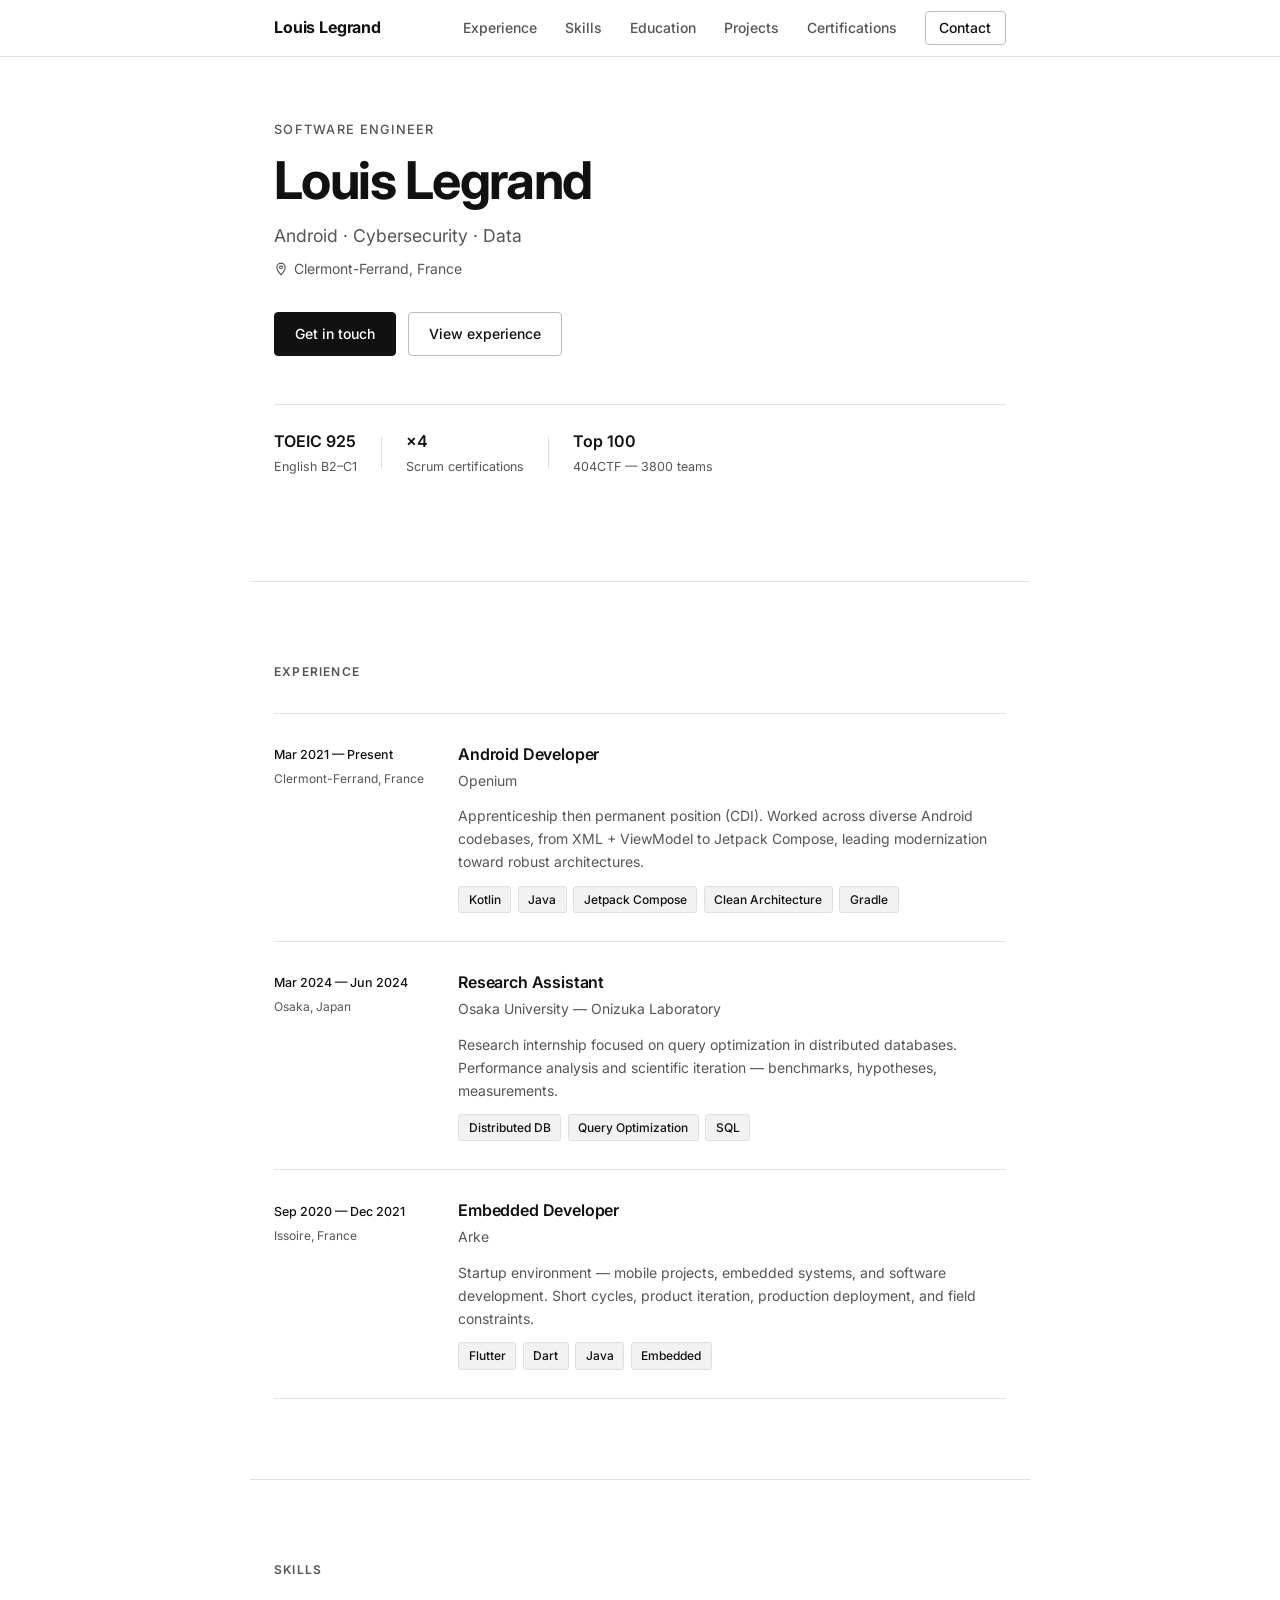
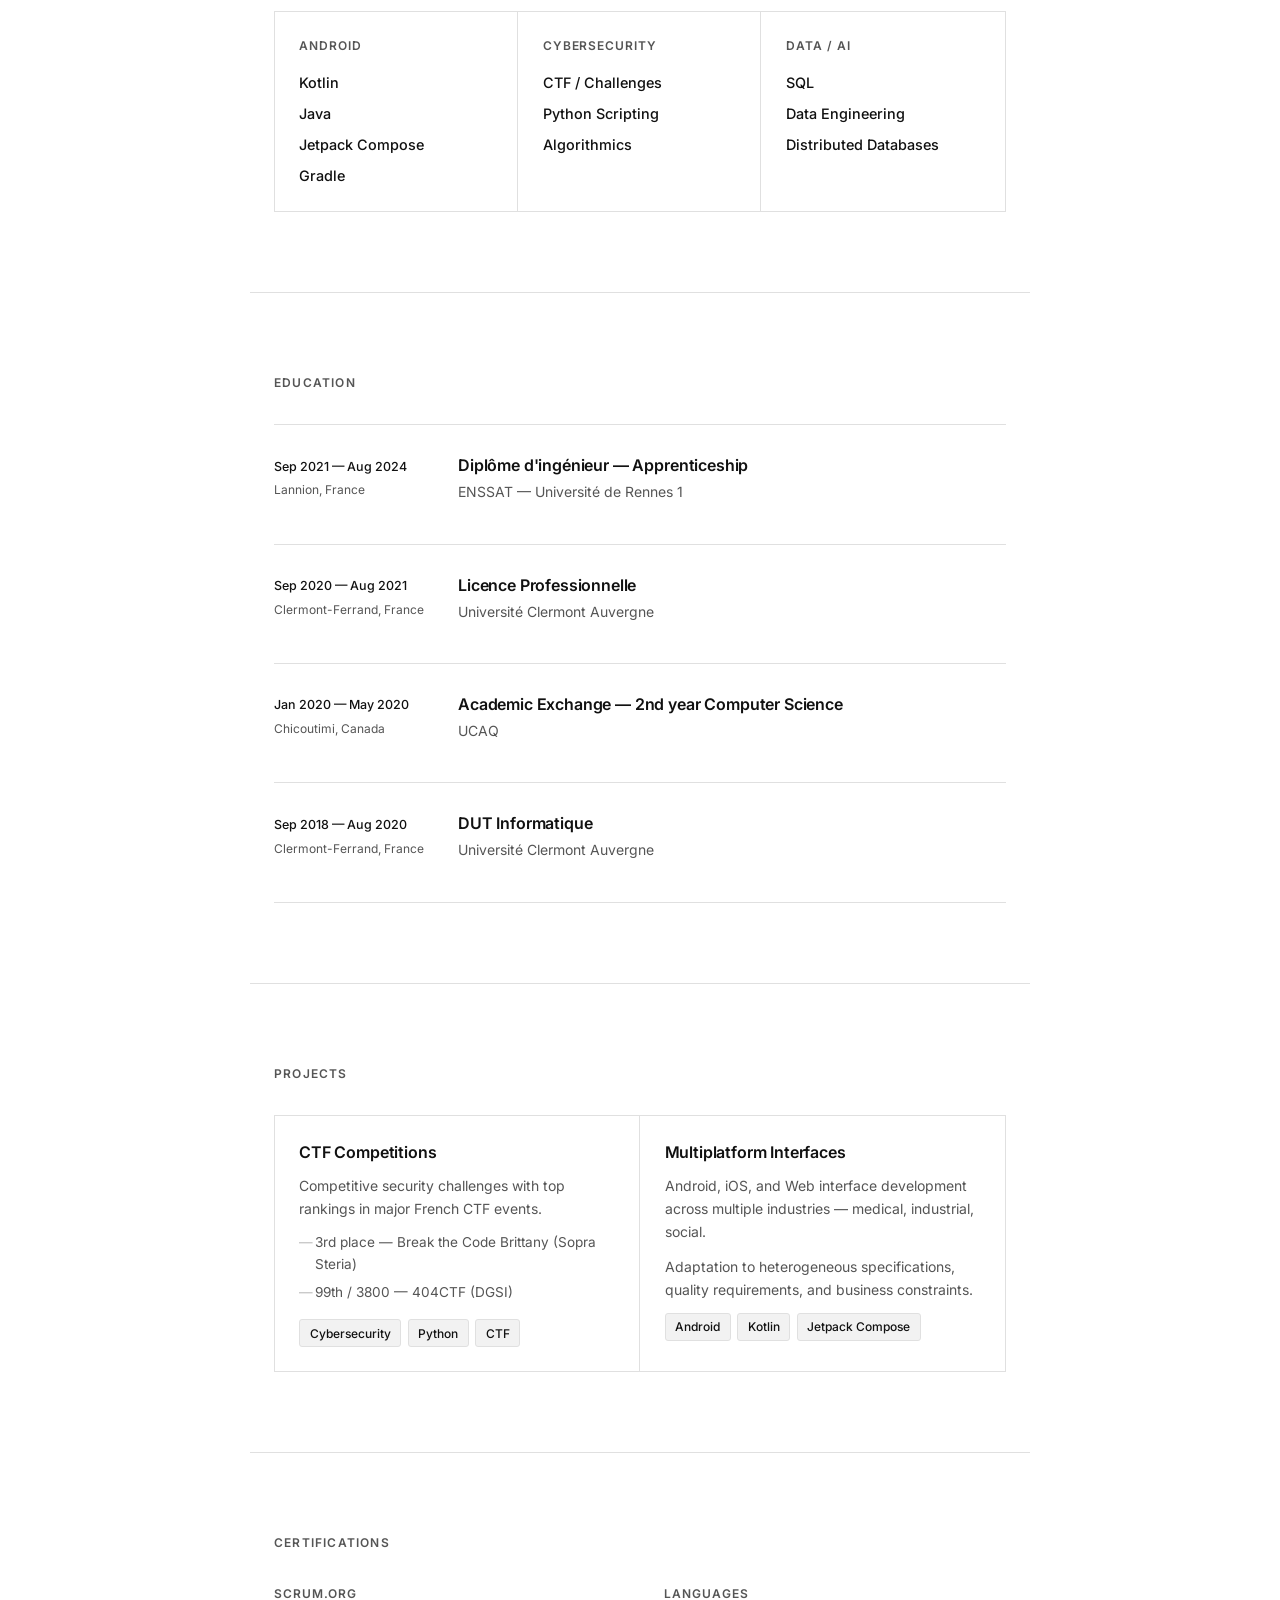
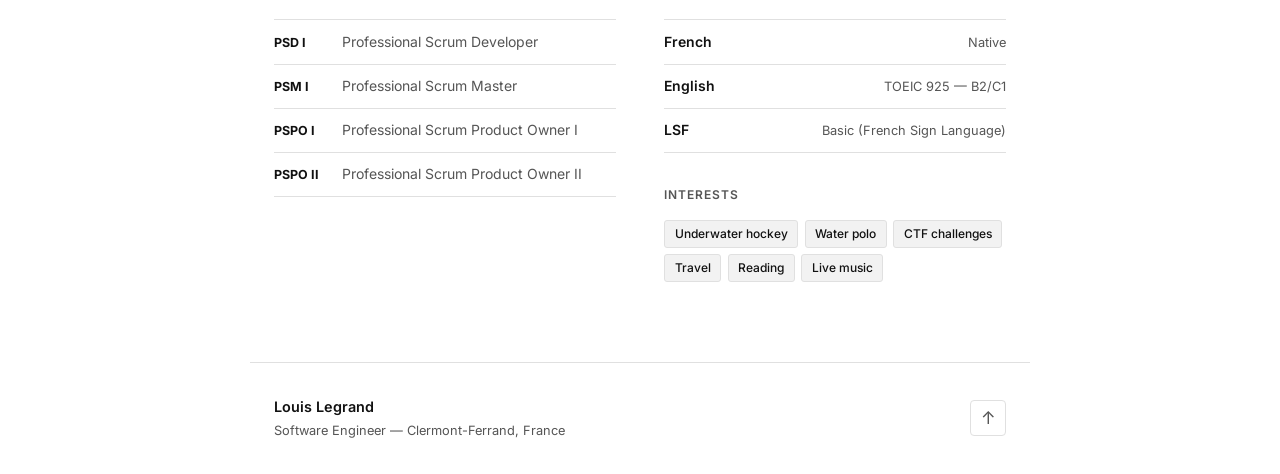
<file: index.html>
<!DOCTYPE html>
<html lang="fr">
<head>
  <meta charset="UTF-8" />
  <meta name="viewport" content="width=device-width, initial-scale=1.0" />
  <title>Louis Legrand — Software Engineer</title>
  <link rel="preconnect" href="https://fonts.googleapis.com" />
  <link rel="preconnect" href="https://fonts.gstatic.com" crossorigin />
  <link href="https://fonts.googleapis.com/css2?family=Inter:wght@400;500;600;700&display=swap" rel="stylesheet" />
  <link rel="stylesheet" href="styles.css" />
</head>
<body>

  <!-- NAV -->
  <header class="nav">
    <div class="nav-inner">
      <a href="#top" class="nav-brand">Louis Legrand</a>
      <nav class="nav-links" id="nav-links">
        <a href="#experience">Experience</a>
        <a href="#skills">Skills</a>
        <a href="#education">Education</a>
        <a href="#projects">Projects</a>
        <a href="#certifications">Certifications</a>
        <a href="mailto:louislegrand42@gmail.com" class="nav-cta">Contact</a>
      </nav>
      <button class="nav-toggle" id="nav-toggle" aria-label="Toggle menu">
        <span></span><span></span><span></span>
      </button>
    </div>
  </header>

  <main id="top">

    <!-- HERO -->
    <section class="hero reveal">
      <div class="hero-content">
        <p class="hero-label">Software Engineer</p>
        <h1 class="hero-name">Louis Legrand</h1>
        <p class="hero-sub">Android · Cybersecurity · Data</p>
        <p class="hero-location">
          <svg width="14" height="14" viewBox="0 0 24 24" fill="none" stroke="currentColor" stroke-width="2" stroke-linecap="round" stroke-linejoin="round" aria-hidden="true"><path d="M12 2C8.13 2 5 5.13 5 9c0 5.25 7 13 7 13s7-7.75 7-13c0-3.87-3.13-7-7-7z"/><circle cx="12" cy="9" r="2.5"/></svg>
          Clermont-Ferrand, France
        </p>
        <div class="hero-actions">
          <a href="mailto:louislegrand42@gmail.com" class="btn btn-primary">Get in touch</a>
          <a href="#experience" class="btn btn-outline">View experience</a>
        </div>
        <div class="hero-stats">
          <div class="stat">
            <span class="stat-value">TOEIC 925</span>
            <span class="stat-label">English B2–C1</span>
          </div>
          <div class="stat-divider"></div>
          <div class="stat">
            <span class="stat-value">×4</span>
            <span class="stat-label">Scrum certifications</span>
          </div>
          <div class="stat-divider"></div>
          <div class="stat">
            <span class="stat-value">Top 100</span>
            <span class="stat-label">404CTF — 3800 teams</span>
          </div>
        </div>
      </div>
    </section>

    <!-- EXPERIENCE -->
    <section id="experience" class="section reveal">
      <h2 class="section-title">Experience</h2>
      <div class="timeline">

        <article class="timeline-item">
          <div class="timeline-meta">
            <span class="timeline-period">Mar 2021 — Present</span>
            <span class="timeline-location">Clermont-Ferrand, France</span>
          </div>
          <div class="timeline-body">
            <h3 class="timeline-role">Android Developer</h3>
            <p class="timeline-org">Openium</p>
            <p class="timeline-desc">Apprenticeship then permanent position (CDI). Worked across diverse Android codebases, from XML + ViewModel to Jetpack Compose, leading modernization toward robust architectures.</p>
            <div class="tags">
              <span class="tag">Kotlin</span>
              <span class="tag">Java</span>
              <span class="tag">Jetpack Compose</span>
              <span class="tag">Clean Architecture</span>
              <span class="tag">Gradle</span>
            </div>
          </div>
        </article>

        <article class="timeline-item">
          <div class="timeline-meta">
            <span class="timeline-period">Mar 2024 — Jun 2024</span>
            <span class="timeline-location">Osaka, Japan</span>
          </div>
          <div class="timeline-body">
            <h3 class="timeline-role">Research Assistant</h3>
            <p class="timeline-org">Osaka University — Onizuka Laboratory</p>
            <p class="timeline-desc">Research internship focused on query optimization in distributed databases. Performance analysis and scientific iteration — benchmarks, hypotheses, measurements.</p>
            <div class="tags">
              <span class="tag">Distributed DB</span>
              <span class="tag">Query Optimization</span>
              <span class="tag">SQL</span>
            </div>
          </div>
        </article>

        <article class="timeline-item">
          <div class="timeline-meta">
            <span class="timeline-period">Sep 2020 — Dec 2021</span>
            <span class="timeline-location">Issoire, France</span>
          </div>
          <div class="timeline-body">
            <h3 class="timeline-role">Embedded Developer</h3>
            <p class="timeline-org">Arke</p>
            <p class="timeline-desc">Startup environment — mobile projects, embedded systems, and software development. Short cycles, product iteration, production deployment, and field constraints.</p>
            <div class="tags">
              <span class="tag">Flutter</span>
              <span class="tag">Dart</span>
              <span class="tag">Java</span>
              <span class="tag">Embedded</span>
            </div>
          </div>
        </article>

      </div>
    </section>

    <!-- SKILLS -->
    <section id="skills" class="section reveal">
      <h2 class="section-title">Skills</h2>
      <div class="skills-grid">

        <div class="skill-group">
          <h3 class="skill-group-title">Android</h3>
          <ul class="skill-list">
            <li>Kotlin</li>
            <li>Java</li>
            <li>Jetpack Compose</li>
            <li>Gradle</li>
          </ul>
        </div>

        <div class="skill-group">
          <h3 class="skill-group-title">Cybersecurity</h3>
          <ul class="skill-list">
            <li>CTF / Challenges</li>
            <li>Python Scripting</li>
            <li>Algorithmics</li>
          </ul>
        </div>

        <div class="skill-group">
          <h3 class="skill-group-title">Data / AI</h3>
          <ul class="skill-list">
            <li>SQL</li>
            <li>Data Engineering</li>
            <li>Distributed Databases</li>
          </ul>
        </div>

      </div>
    </section>

    <!-- EDUCATION -->
    <section id="education" class="section reveal">
      <h2 class="section-title">Education</h2>
      <div class="timeline">

        <article class="timeline-item">
          <div class="timeline-meta">
            <span class="timeline-period">Sep 2021 — Aug 2024</span>
            <span class="timeline-location">Lannion, France</span>
          </div>
          <div class="timeline-body">
            <h3 class="timeline-role">Diplôme d'ingénieur — Apprenticeship</h3>
            <p class="timeline-org">ENSSAT — Université de Rennes 1</p>
          </div>
        </article>

        <article class="timeline-item">
          <div class="timeline-meta">
            <span class="timeline-period">Sep 2020 — Aug 2021</span>
            <span class="timeline-location">Clermont-Ferrand, France</span>
          </div>
          <div class="timeline-body">
            <h3 class="timeline-role">Licence Professionnelle</h3>
            <p class="timeline-org">Université Clermont Auvergne</p>
          </div>
        </article>

        <article class="timeline-item">
          <div class="timeline-meta">
            <span class="timeline-period">Jan 2020 — May 2020</span>
            <span class="timeline-location">Chicoutimi, Canada</span>
          </div>
          <div class="timeline-body">
            <h3 class="timeline-role">Academic Exchange — 2nd year Computer Science</h3>
            <p class="timeline-org">UCAQ</p>
          </div>
        </article>

        <article class="timeline-item">
          <div class="timeline-meta">
            <span class="timeline-period">Sep 2018 — Aug 2020</span>
            <span class="timeline-location">Clermont-Ferrand, France</span>
          </div>
          <div class="timeline-body">
            <h3 class="timeline-role">DUT Informatique</h3>
            <p class="timeline-org">Université Clermont Auvergne</p>
          </div>
        </article>

      </div>
    </section>

    <!-- PROJECTS -->
    <section id="projects" class="section reveal">
      <h2 class="section-title">Projects</h2>
      <div class="cards">

        <article class="card">
          <h3 class="card-title">CTF Competitions</h3>
          <p class="card-desc">Competitive security challenges with top rankings in major French CTF events.</p>
          <ul class="card-list">
            <li>3rd place — Break the Code Brittany (Sopra Steria)</li>
            <li>99th / 3800 — 404CTF (DGSI)</li>
          </ul>
          <div class="tags">
            <span class="tag">Cybersecurity</span>
            <span class="tag">Python</span>
            <span class="tag">CTF</span>
          </div>
        </article>

        <article class="card">
          <h3 class="card-title">Multiplatform Interfaces</h3>
          <p class="card-desc">Android, iOS, and Web interface development across multiple industries — medical, industrial, social.</p>
          <p class="card-desc">Adaptation to heterogeneous specifications, quality requirements, and business constraints.</p>
          <div class="tags">
            <span class="tag">Android</span>
            <span class="tag">Kotlin</span>
            <span class="tag">Jetpack Compose</span>
          </div>
        </article>

      </div>
    </section>

    <!-- CERTIFICATIONS -->
    <section id="certifications" class="section reveal">
      <h2 class="section-title">Certifications</h2>
      <div class="two-col">

        <div>
          <h3 class="subsection-title">Scrum.org</h3>
          <ul class="cert-list">
            <li>
              <span class="cert-code">PSD I</span>
              <span class="cert-name">Professional Scrum Developer</span>
            </li>
            <li>
              <span class="cert-code">PSM I</span>
              <span class="cert-name">Professional Scrum Master</span>
            </li>
            <li>
              <span class="cert-code">PSPO I</span>
              <span class="cert-name">Professional Scrum Product Owner I</span>
            </li>
            <li>
              <span class="cert-code">PSPO II</span>
              <span class="cert-name">Professional Scrum Product Owner II</span>
            </li>
          </ul>
        </div>

        <div>
          <h3 class="subsection-title">Languages</h3>
          <ul class="lang-list">
            <li>
              <span class="lang-name">French</span>
              <span class="lang-level">Native</span>
            </li>
            <li>
              <span class="lang-name">English</span>
              <span class="lang-level">TOEIC 925 — B2/C1</span>
            </li>
            <li>
              <span class="lang-name">LSF</span>
              <span class="lang-level">Basic (French Sign Language)</span>
            </li>
          </ul>

          <h3 class="subsection-title" style="margin-top:2rem">Interests</h3>
          <div class="tags">
            <span class="tag">Underwater hockey</span>
            <span class="tag">Water polo</span>
            <span class="tag">CTF challenges</span>
            <span class="tag">Travel</span>
            <span class="tag">Reading</span>
            <span class="tag">Live music</span>
          </div>
        </div>

      </div>
    </section>

  </main>

  <!-- FOOTER -->
  <footer class="footer">
    <div class="footer-inner">
      <p class="footer-name">Louis Legrand</p>
      <p class="footer-sub">Software Engineer — Clermont-Ferrand, France</p>
    </div>
    <a href="#top" class="footer-top" aria-label="Back to top">↑</a>
  </footer>

  <script src="script.js"></script>
</body>
</html>
</file>
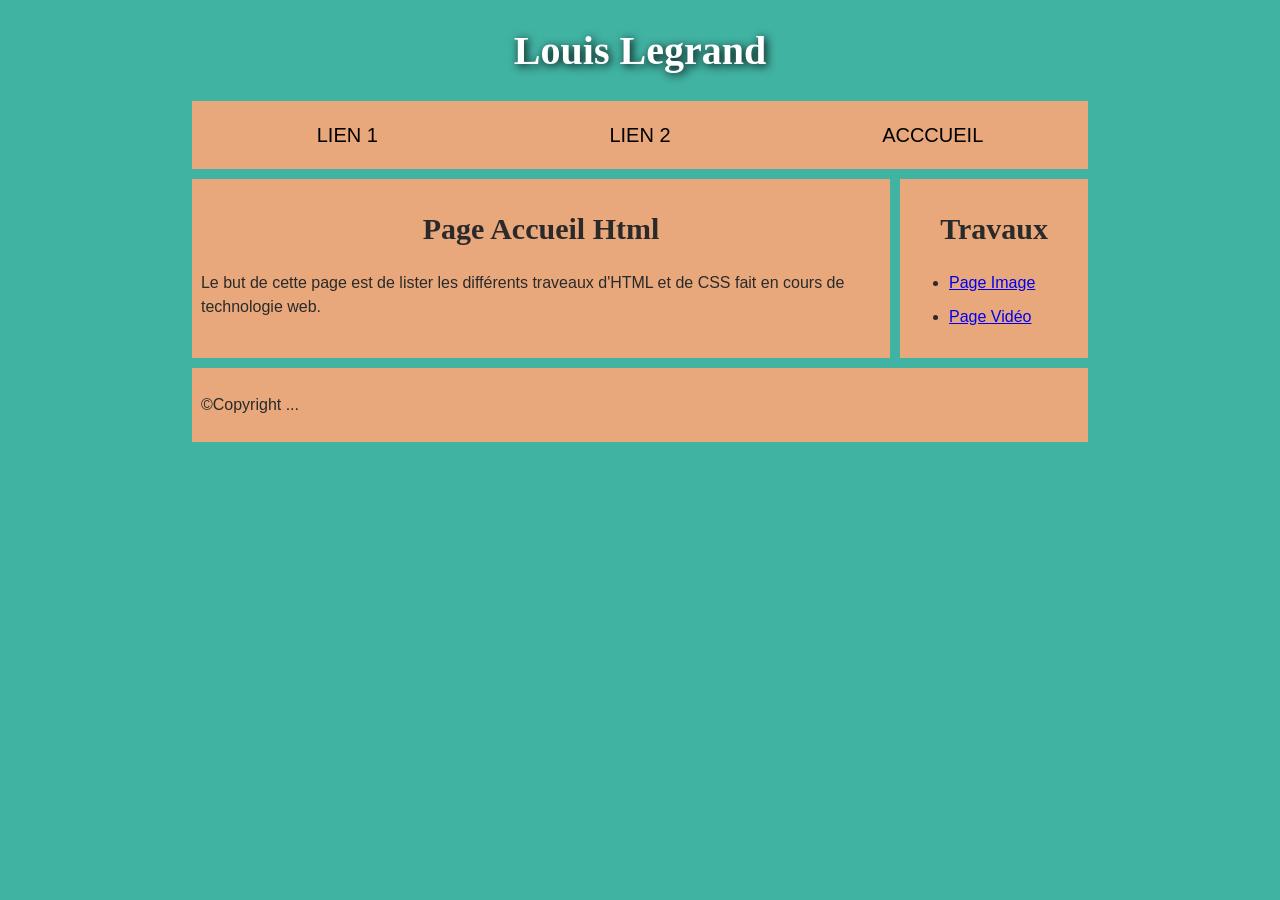
<file: html/accueil.html>
<!DOCTYPE html>
<html>
  <head>
    <meta charset="utf-8">

    <title>Accueil</title>
    <link rel="stylesheet" type="text/css" href="../style.css">

  </head>

  <body>
    <header>
      <h1>Louis Legrand</h1>
    </header>

    <nav>
      <ul>
        <li><a href="../quisuisje.html">Lien 1</a></li>
        <li><a href="#">Lien 2</a></li>
        <li><a href="./accueil.html">Acccueil</a></li>
      </ul>

     </nav>

     <main>
      <article>
        <h2>Page Accueil Html</h2>
        <p>Le but de cette page est de lister les différents traveaux d'HTML et de CSS fait en cours de technologie web.</p>
      </article>

      <aside>
        <h2>Travaux</h2>
        <ul>
          <li><a href="./image.html">Page Image</a></li>
          <li><a href="#">Page Vidéo</a></li>
        </ul>
      </aside>

    </main>

    <footer>
      <p>©Copyright ... </p>
    </footer>

  </body>
</html>
</file>
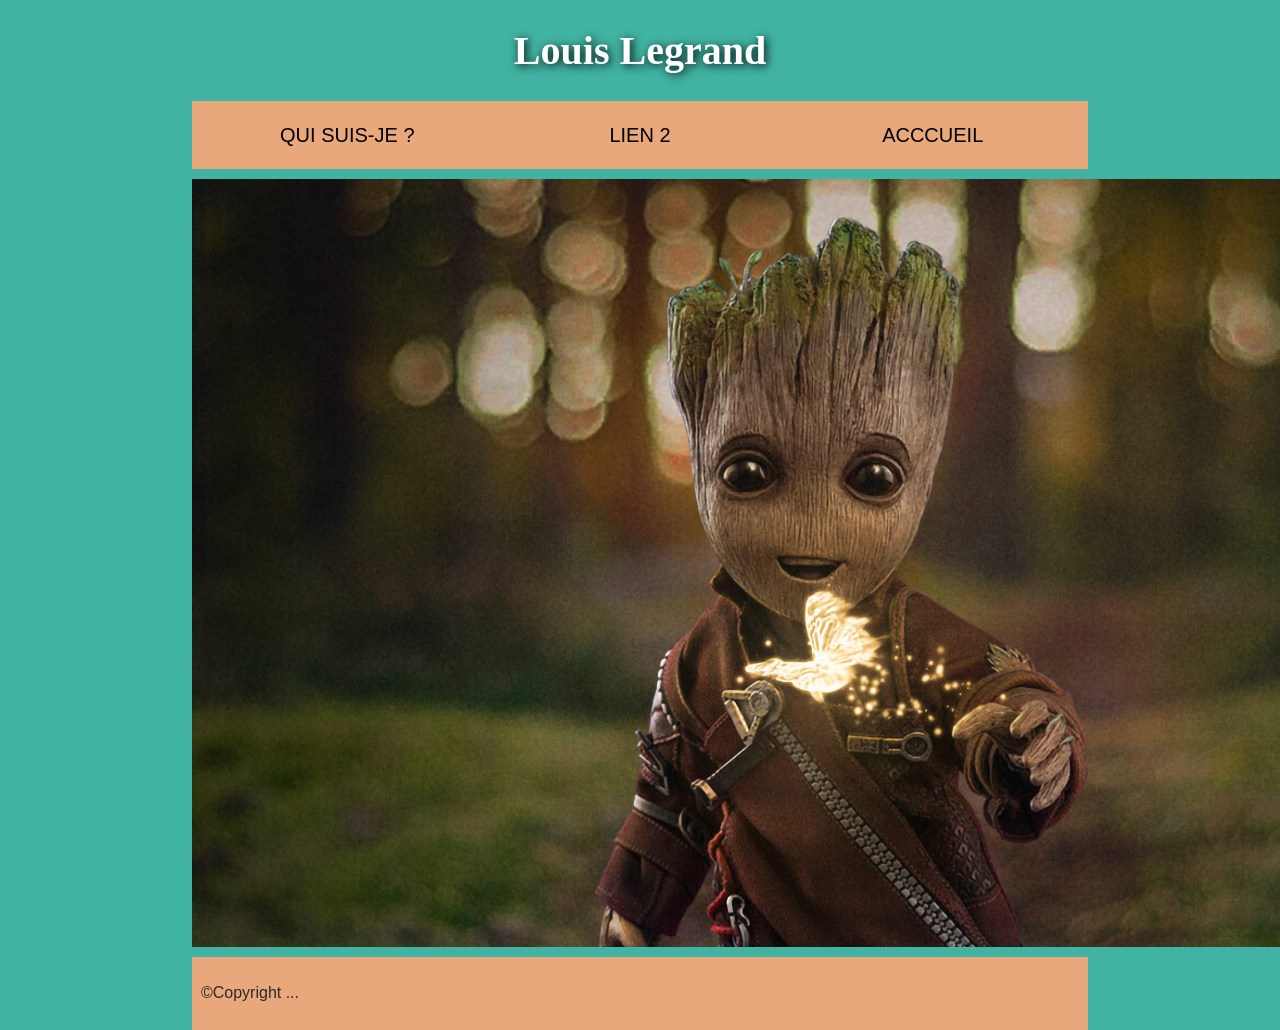
<file: html/image.html>
<!DOCTYPE html>
<html>
  <head>
    <meta charset="utf-8">

    <title>Accueil</title>
    <link rel="stylesheet" type="text/css" href="../style.css">

  </head>

  <body>
    <header>
      <h1>Louis Legrand</h1>
    </header>

    <nav>
      <ul>
        <li><a href="../quisuisje.html">Qui suis-je ?</a></li>
        <li><a href="#">Lien 2</a></li>
        <li><a href="./accueil.html">Acccueil</a></li>
      </ul>

     </nav>

     <main>

      <img src="groot.jpeg"></img>

    </main>

    <footer>
      <p>©Copyright ... </p>
    </footer>

  </body>
</html>
</file>
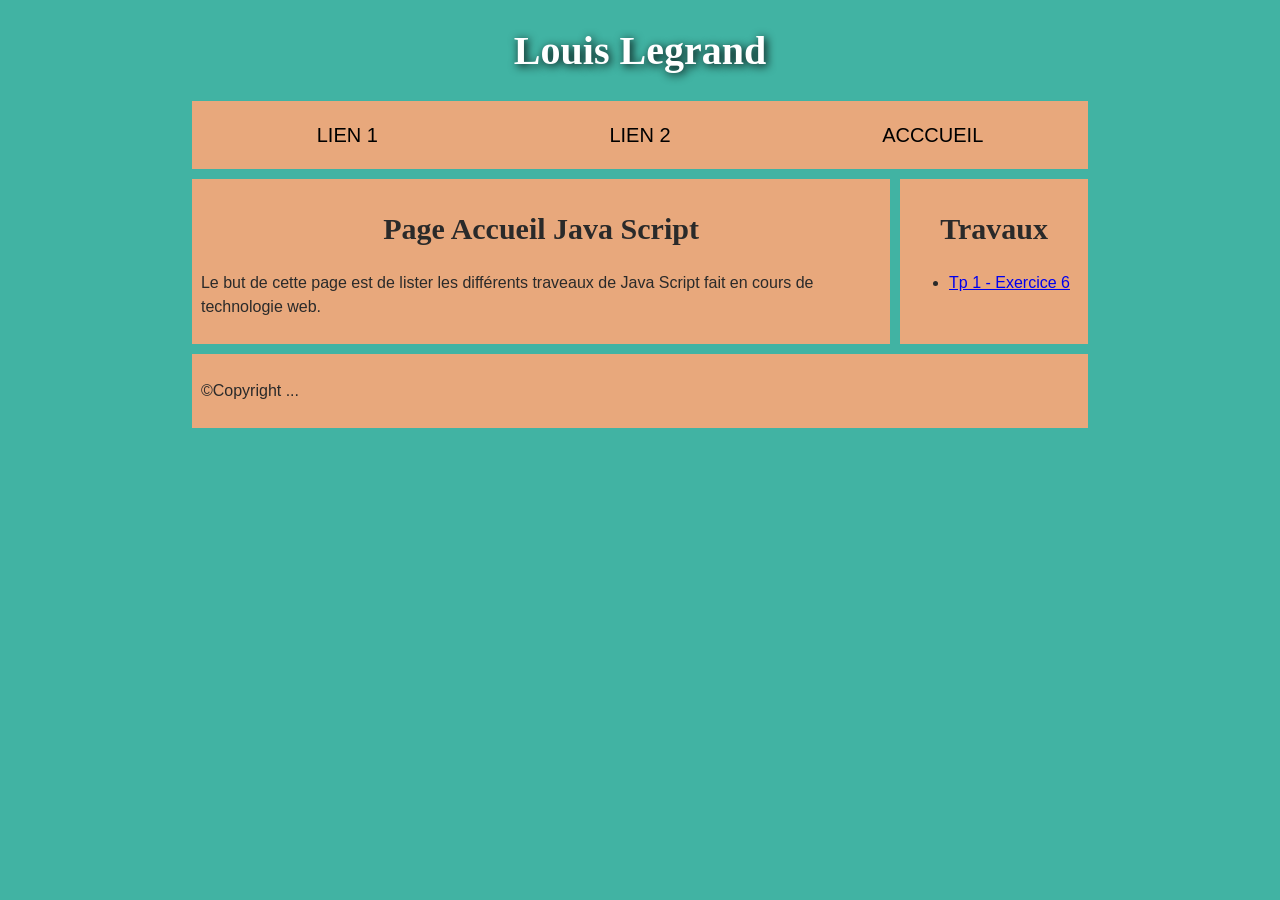
<file: js/accueil.html>
<!DOCTYPE html>
<html>
  <head>
    <meta charset="utf-8">

    <title>Accueil</title>
    <link rel="stylesheet" type="text/css" href="../style.css">

  </head>

  <body>
    <header>
      <h1>Louis Legrand</h1>
    </header>

    <nav>
      <ul>
        <li><a href="../quisuisje.html">Lien 1</a></li>
        <li><a href="#">Lien 2</a></li>
        <li><a href="./accueil.html">Acccueil</a></li>
      </ul>

     </nav>

     <main>
      <article>
        <h2>Page Accueil Java Script</h2>
        <p>Le but de cette page est de lister les différents traveaux de Java Script fait en cours de technologie web.</p>
      </article>

      <aside>
        <h2>Travaux</h2>
        <ul>
          <li><a href="./exo6/perso.html">Tp 1 - Exercice 6</a></li>
        </ul>
      </aside>

    </main>

    <footer>
      <p>©Copyright ... </p>
    </footer>

  </body>
</html>
</file>
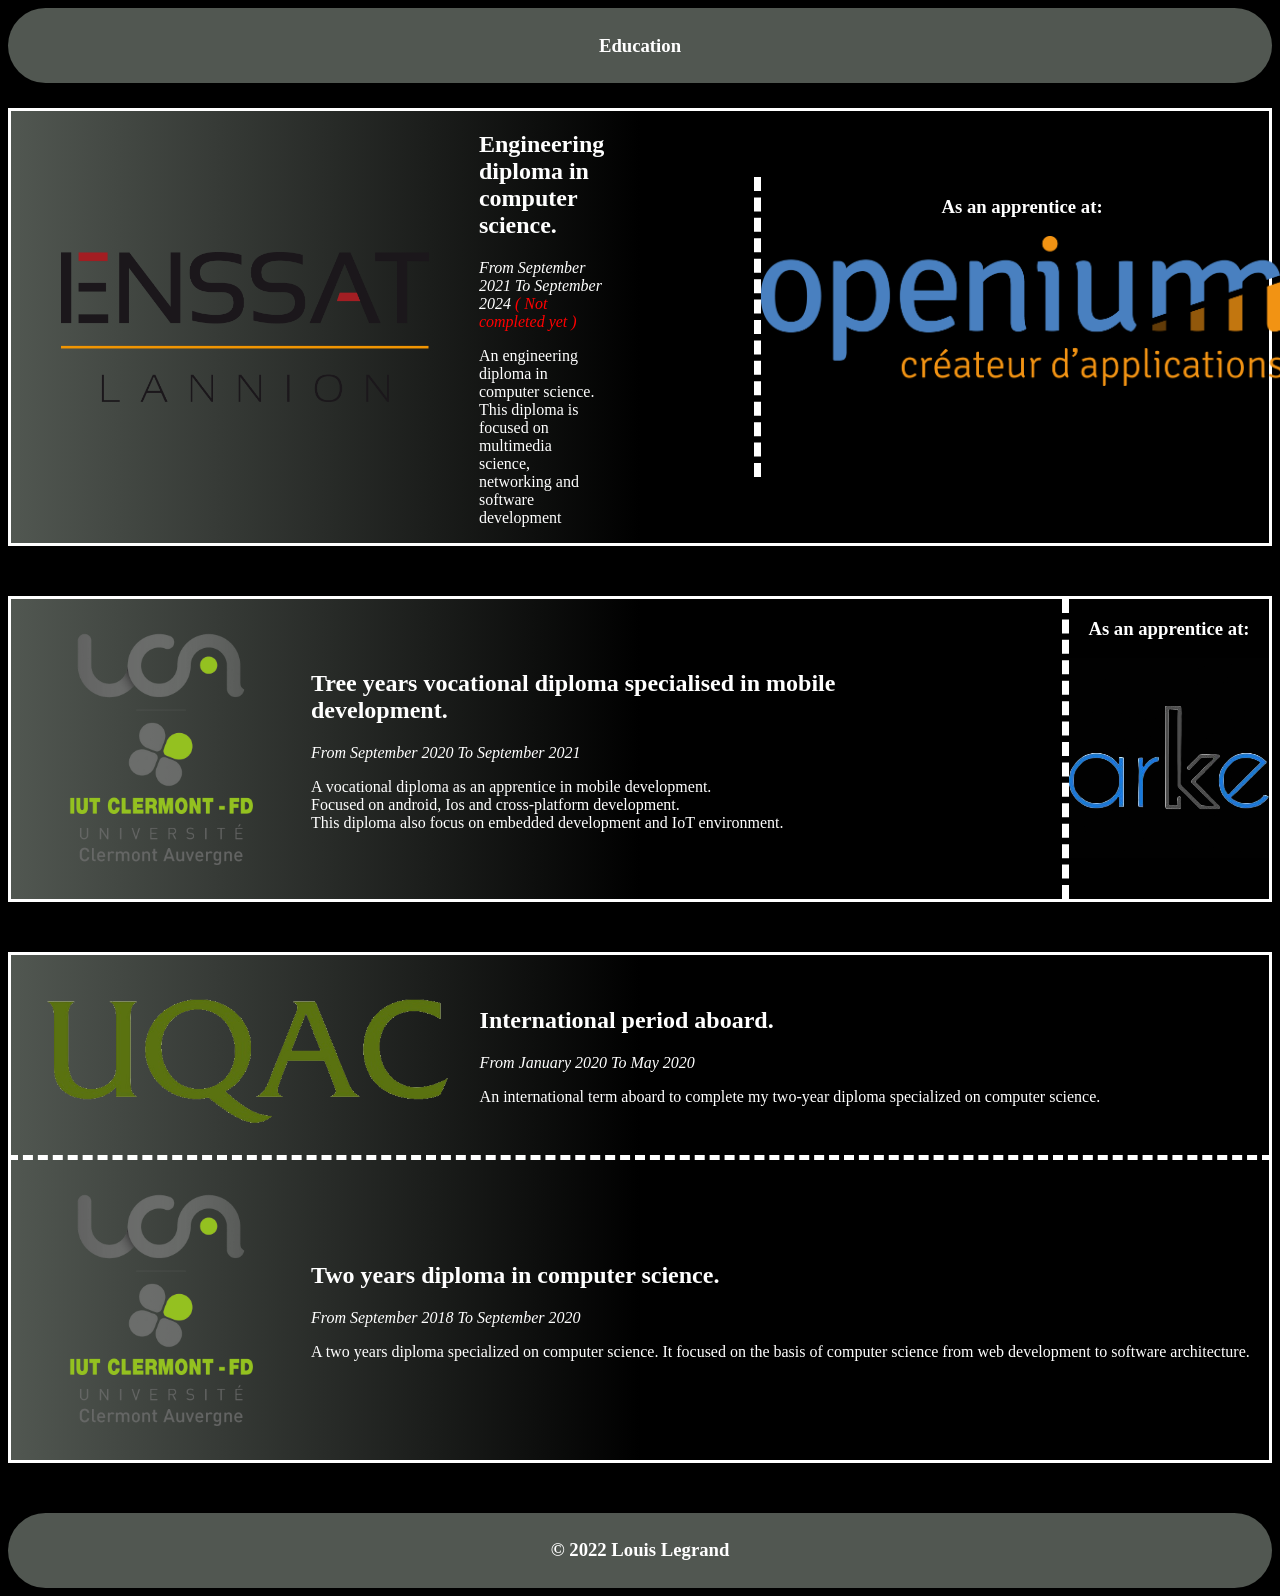
<file: pages/education.html>
<!DOCTYPE html>
<html lang="en">
<head>
    <meta charset="UTF-8">
    <link rel="stylesheet" type="text/css" href="../style/main.css"/>
    <link rel="stylesheet" type="text/css" href="../style/education.css">
    <link rel="stylesheet" type="text/css" href="../style/headerAndFooter.css">
    <title>Education</title>
</head>

<header>
    <h3 style="color: #FFFFFF">
        Education
    </h3>
</header>

<body>

<div class="section">
    <div style="display: flex; align-items: center"
         onclick="location.href='https://www.enssat.fr/en_US/home';">
        <img src="../ressources/enssat.png" alt="Logo IUT UCA" class="imgUniversity" style="padding: 50px; height: 150px">
        <article style="color: #FFFFFF">
            <h2>
                Engineering diploma in computer science.
            </h2>
            <i class="notCompleted">From September 2021 To September 2024 </i>
            <p>
                An engineering diploma in computer science.<br> This diploma is focused on multimedia science, networking and
                software development
            </p>
        </article>
    </div>
    <article class="subSection" onclick="location.href='https://www.openium.fr/'">
        <h3 style="color: #FFFFFF;">
            As an apprentice at:
        </h3>
        <img src="../ressources/openium.png" alt="Openium Logo" style="height: 150px;">
    </article>
</div>

<div class="section subSectionUniversity">
    <div style="display: flex; align-items: center"
         onclick="location.href='https://iut.uca.fr/formations/but-informatique-clermont';">
        <img src="../ressources/iut-uca.png" alt="Logo IUT UCA" class="imgUniversity">
        <article style="color: #FFFFFF">
            <h2>
                Tree years vocational diploma specialised in mobile development.
            </h2>
            <i>From September 2020 To September 2021</i>
            <p>
                A vocational diploma as an apprentice in mobile development.<br> Focused on android, Ios and cross-platform development.
                <br> This diploma also focus on embedded development and IoT environment.
            </p>
        </article>
    </div>

    <article class="subSection"
    onclick="location.href='https://www.linkedin.com/company/arke-sasu/about/';">
        <h3 style="color: #FFFFFF;">
            As an apprentice at:
        </h3>
        <img src="../ressources/arke.png" alt="Arke Logo" style="height: 200px; width: 200px">
    </article>
</div>

<div class="section subSectionUniversity"
     style="border-bottom: none; margin-bottom: 0"
     onclick="location.href='https://www.uqac.ca/';">
    <img src="../ressources/UQAC.png" alt="Logo UQAC" class="imgUniversity" style="height: 200px">
    <article style="color: #FFFFFF">
        <h2>
            International period aboard.
        </h2>
        <i>From January 2020 To May 2020</i>
        <p>
            An international term aboard to complete my two-year diploma specialized on computer science.
        </p>
    </article>
</div>

<div class="section subSectionUniversity" style="border-top: dashed 5px white" onclick="location.href='https://iut.uca.fr/formations/but-informatique-clermont';">
    <img src="../ressources/iut-uca.png" alt="Logo IUT UCA" class="imgUniversity">
    <article style="color: #FFFFFF">
        <h2>
           Two years diploma in computer science.
        </h2>
        <i>From September 2018 To September 2020</i>
        <p>
            A two years diploma specialized on computer science. It focused on the basis of computer science from web development to
            software architecture.
        </p>
    </article>
</div>

</body>

<footer>
    <h3 style="color: #FFFFFF">
        © 2022 Louis Legrand
    </h3>
</footer>
</html>
</file>
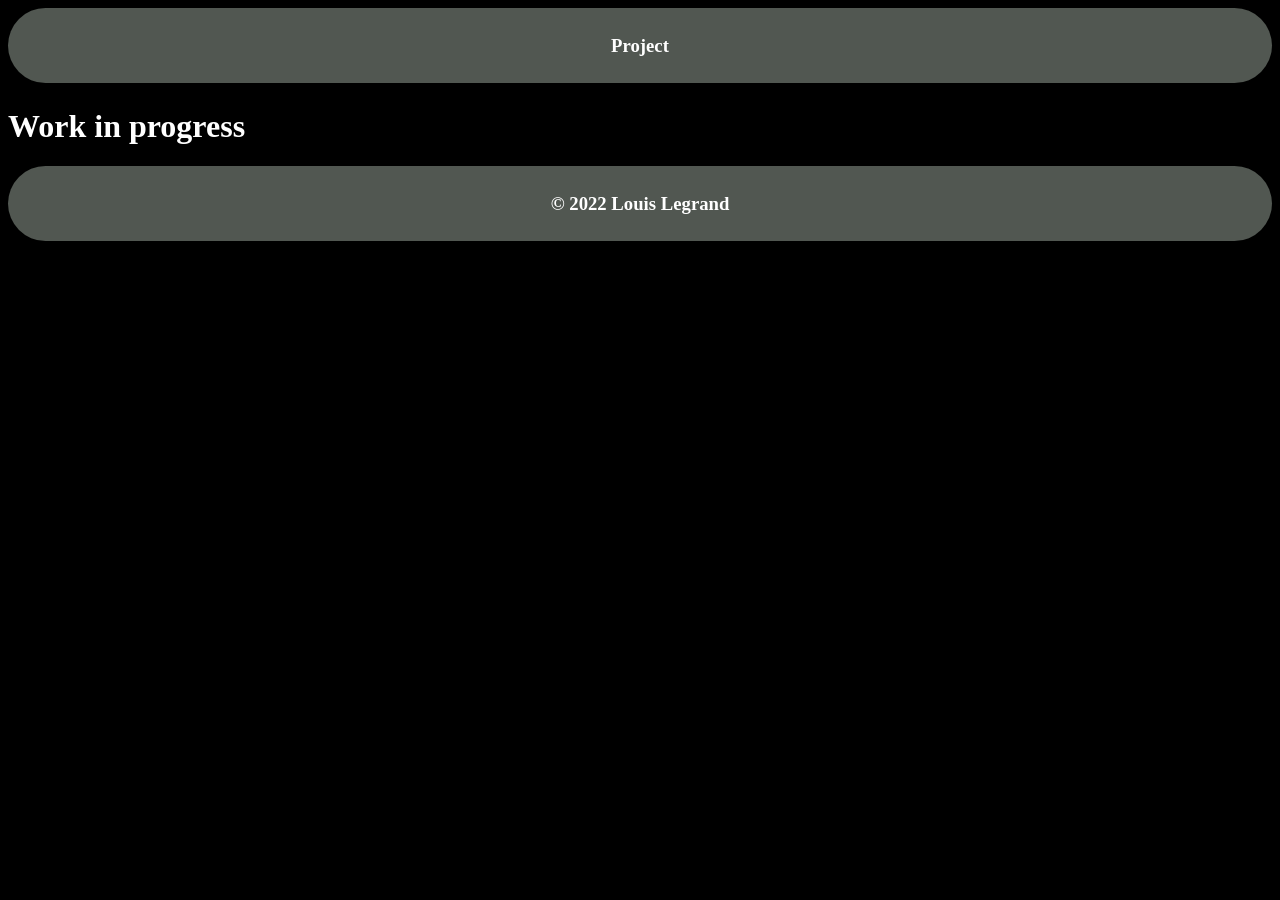
<file: pages/projects.html>
<!DOCTYPE html>
<html lang="en">
<head>
    <meta charset="UTF-8">
    <title>Project</title>
    <link rel="stylesheet" type="text/css" href="../style/main.css"/>
    <link rel="stylesheet" type="text/css" href="../style/headerAndFooter.css">
</head>

<header>
    <h3 style="color: #FFFFFF">
        Project
    </h3>
</header>

<body>

<h1 style="color: #FFFFFF; display: flex; ">Work in progress</h1>


</body>

<footer>
    <h3 style="color: #FFFFFF">
        © 2022 Louis Legrand
    </h3>
</footer>

</html>
</file>
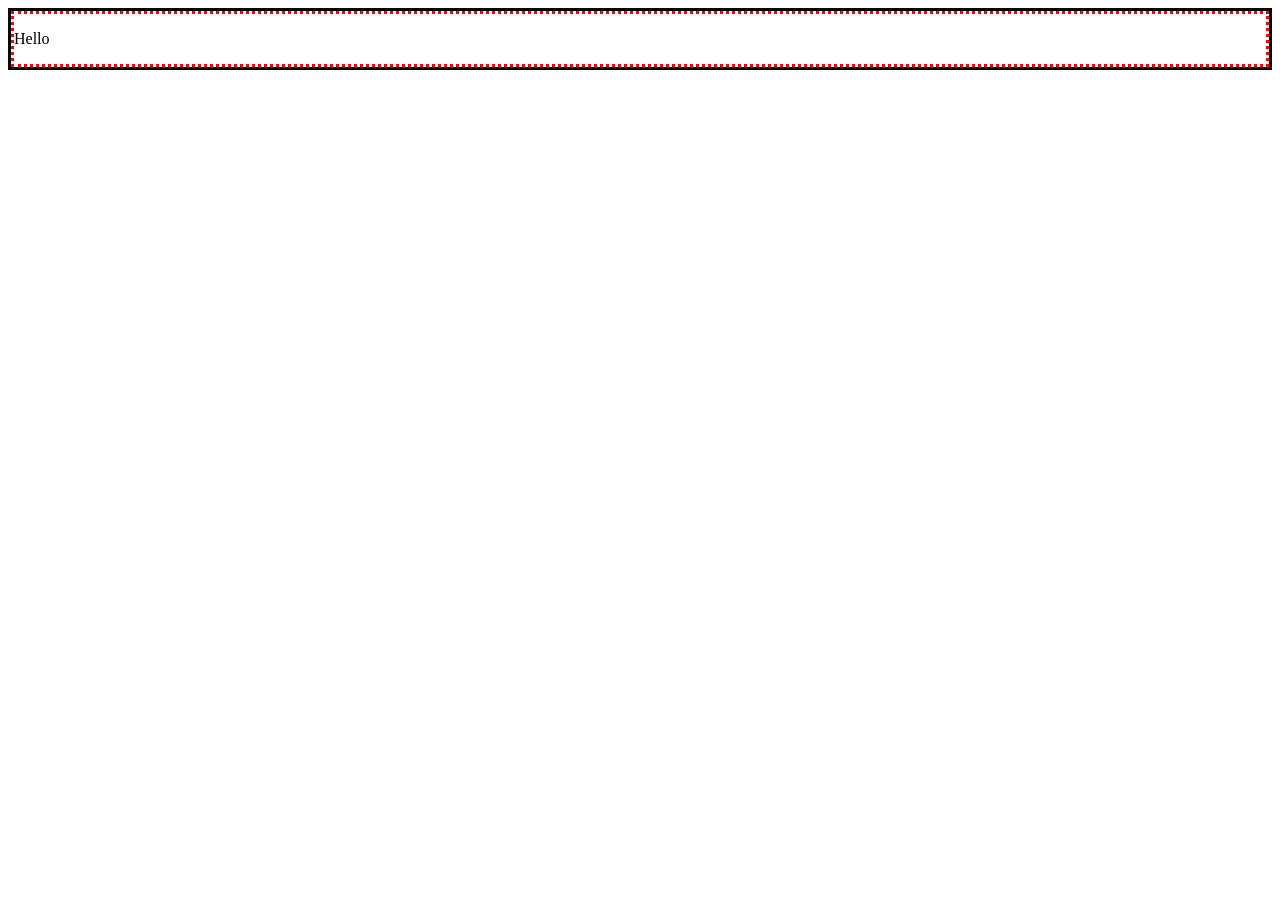
<file: js/exo3/exo3.html>
<html>
	<head>
	<script type="text/javascript">
		function init()
		{
			laDiv1=document.createElement('div');
			laDiv1.setAttribute('id','div1');
			laDiv2=document.getElementById('div2');
			laDiv1.setAttribute('style',"border-color:red; border-style: dotted;");
			laDiv2.appendChild(laDiv1);

			text=document.createElement('p');
			text.setAttribute('id', 'divText');
			text.append('Hello');
			laDiv1.appendChild(text);

		}
	</script>
	</head>
	<body onload='init()'>
		<div id='div2' style="border-color:black; border-style: solid;"></div>
	</body>
</html>

<!--

Q1 - Il ajoute en js une balise div avec un contour en pointillé rouge.

Q2 - Oui, on peux les récupérers par tags.

Q3 - Avec ce code :

```javascript
			text=document.createElement('p');
			text.setAttribute('id', 'divText');
			text.append('Hello');
			laDiv1.appendChild(text

```


>
</file>
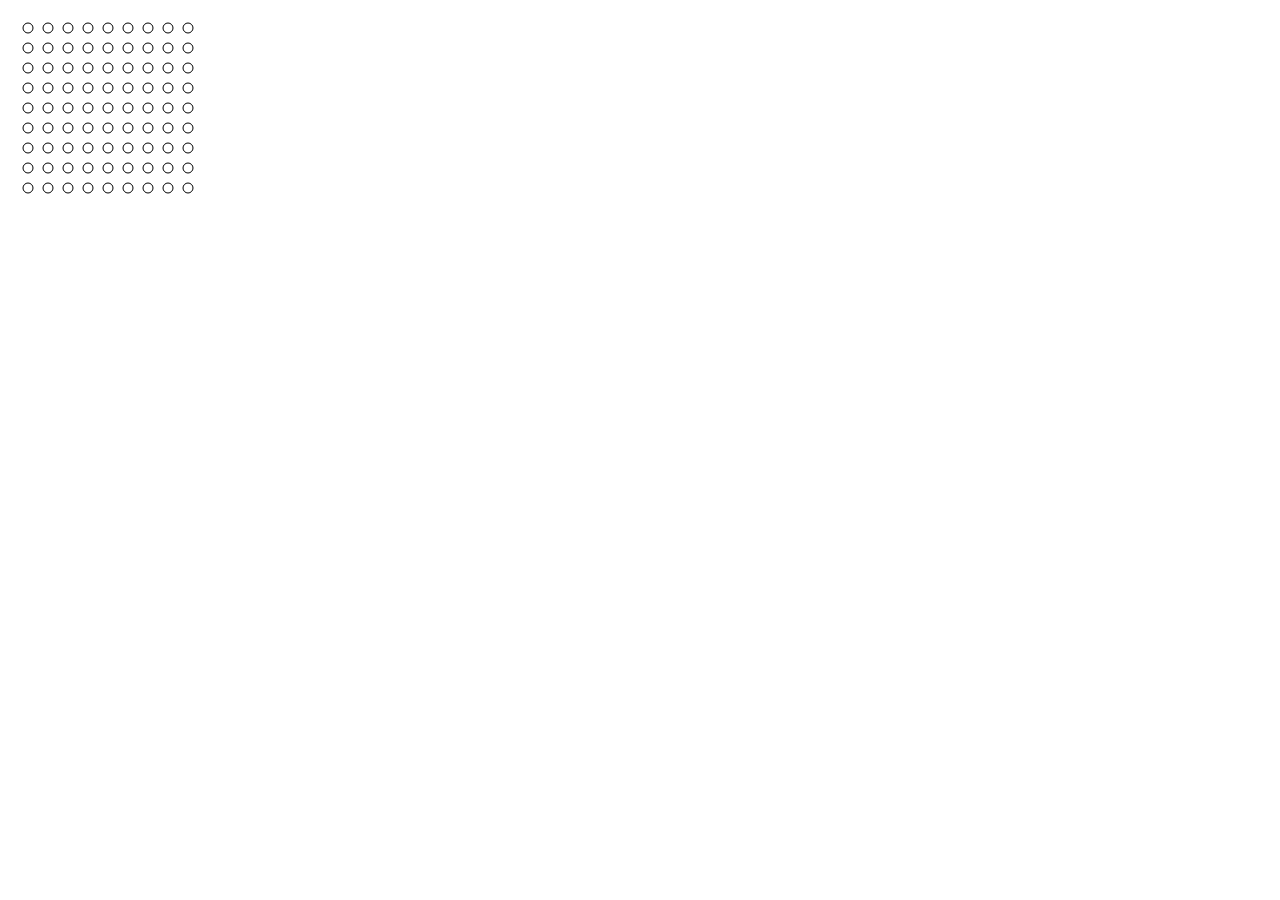
<file: js/exo4/exo4.html>
<html>
	<head>
		<SCRIPT LANGUAGE="Javascript" SRC="geometrie/point.js"></SCRIPT>
		<script type="text/javascript">
			function init()
			{
				canvas = document.getElementById('myCanvas');
				for(i=1;i<10;i++)
				{
					for(j=1;j<10;j++)
					{
						point1 = new Point(20*i,20*j,canvas);
						point1.ache();

					}				
				}
			}
		</script>
	</head>
	<body onload="init()"> 
		<canvas id="myCanvas" width="200" height="200"/>
	</body>
</html>
</file>
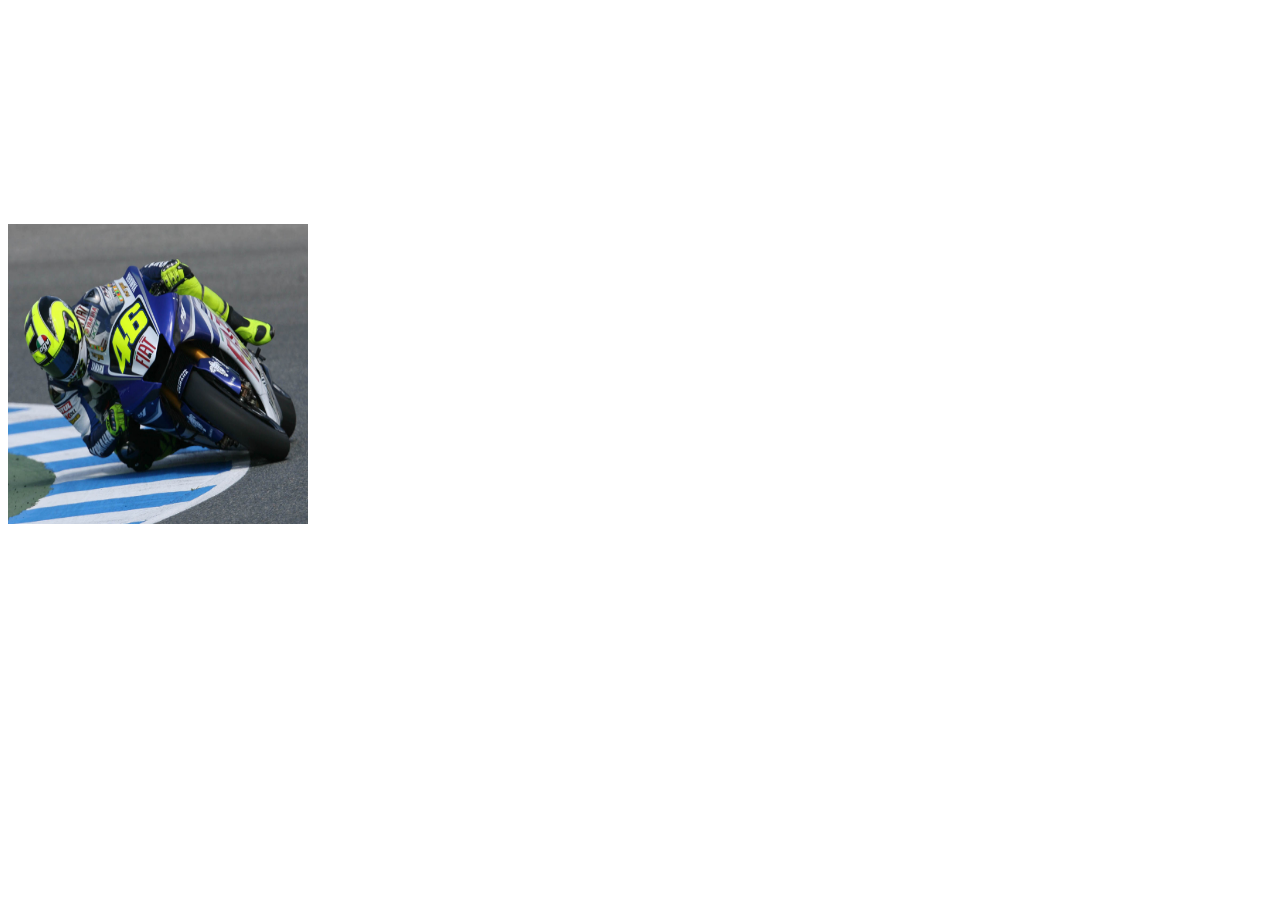
<file: js/exo5/exo5.html>
<html>
	<head>
		<style type="text/css">
			#navlist{position:relative;}
			#navlist li{margin:0;padding:0;list-style:none;position:absolute;top:0;}
			#navlist li,#navlist a{height:60px;display:block;}
			#play{left:0px;width:47px;}
			#play{background-image:url("image.jpg"); border:black; border-width: 1px; width:300px; height:300px!important; background-repeat:no-repeat; background-size:300px 300px}
		</style>
		<SCRIPT LANGUAGE="Javascript" SRC="geometrie/point.js"></SCRIPT>
		<script> 
			var i=1; 
			var j=1; 
			var aCanvas;
			function init()
			{
				aCanvas=document.getElementById('myCanvas');
			}

			function updateCanvas()
			{
				if(j<10)
				{
					if(i>9){
						i=1;
						j++;
					}
					point1=new Point(20*i,20*j,aCanvas);
					point1.ache();
					i++;
				}
			}
		</script>
	</head>
	<body onload='init()'>
		<canvas id="myCanvas" width="200" height="200"></canvas>
		<ul id="navlist">
			<li id="play" onclick="updateCanvas()"/>
		</ul>
	</body>
</html>


<!--
    Les autres autres évènements qui peuvent déclencher une action sont les les callbacks.
>
</file>
<file: styles.css>
/* Portfolio — pure black & white */

:root {
  --bg: #ffffff;
  --text: #111111;
  --muted: #555555;
  --border: #e0e0e0;
  --border-strong: #bbbbbb;
  --tag-bg: #f2f2f2;
  --nav-bg: rgba(255, 255, 255, 0.92);
  --max-w: 780px;
  --section-gap: 5rem;
}

*, *::before, *::after { box-sizing: border-box; margin: 0; padding: 0; }

html { scroll-behavior: smooth; font-size: 16px; }

body {
  font-family: 'Inter', system-ui, -apple-system, sans-serif;
  background: var(--bg);
  color: var(--text);
  line-height: 1.6;
  -webkit-font-smoothing: antialiased;
}

/* ── NAV ── */

.nav {
  position: fixed;
  top: 0;
  left: 0;
  right: 0;
  z-index: 100;
  background: var(--nav-bg);
  backdrop-filter: blur(8px);
  border-bottom: 1px solid var(--border);
}

.nav-inner {
  max-width: var(--max-w);
  margin: 0 auto;
  padding: 0 1.5rem;
  height: 56px;
  display: flex;
  align-items: center;
  justify-content: space-between;
}

.nav-brand {
  font-weight: 700;
  font-size: 1rem;
  color: var(--text);
  text-decoration: none;
  letter-spacing: -0.01em;
}

.nav-links {
  display: flex;
  align-items: center;
  gap: 1.75rem;
}

.nav-links a {
  font-size: 0.875rem;
  font-weight: 500;
  color: var(--muted);
  text-decoration: none;
  transition: color 0.15s;
}

.nav-links a:hover { color: var(--text); }

.nav-links .nav-cta {
  color: var(--text);
  border: 1px solid var(--border-strong);
  padding: 0.3rem 0.85rem;
  border-radius: 4px;
  transition: background 0.15s, color 0.15s;
}

.nav-links .nav-cta:hover {
  background: var(--text);
  color: var(--bg);
}

.nav-toggle {
  display: none;
  flex-direction: column;
  gap: 5px;
  background: none;
  border: none;
  cursor: pointer;
  padding: 4px;
}

.nav-toggle span {
  display: block;
  width: 22px;
  height: 2px;
  background: var(--text);
  transition: transform 0.2s, opacity 0.2s;
}

.nav-toggle.open span:nth-child(1) { transform: translateY(7px) rotate(45deg); }
.nav-toggle.open span:nth-child(2) { opacity: 0; }
.nav-toggle.open span:nth-child(3) { transform: translateY(-7px) rotate(-45deg); }

/* ── LAYOUT ── */

main { padding-top: 56px; }

.section {
  max-width: var(--max-w);
  margin: 0 auto;
  padding: var(--section-gap) 1.5rem;
  border-top: 1px solid var(--border);
}

.section-title {
  font-size: 0.75rem;
  font-weight: 600;
  letter-spacing: 0.1em;
  text-transform: uppercase;
  color: var(--muted);
  margin-bottom: 2rem;
}

/* ── HERO ── */

.hero {
  max-width: var(--max-w);
  margin: 0 auto;
  padding: 4rem 1.5rem 5rem;
}

.hero-label {
  font-size: 0.8rem;
  font-weight: 500;
  letter-spacing: 0.1em;
  text-transform: uppercase;
  color: var(--muted);
  margin-bottom: 0.75rem;
}

.hero-name {
  font-size: clamp(2rem, 6vw, 3.25rem);
  font-weight: 700;
  letter-spacing: -0.03em;
  line-height: 1.1;
  margin-bottom: 0.75rem;
}

.hero-sub {
  font-size: 1.1rem;
  color: var(--muted);
  margin-bottom: 0.5rem;
}

.hero-location {
  display: flex;
  align-items: center;
  gap: 0.35rem;
  font-size: 0.875rem;
  color: var(--muted);
  margin-bottom: 2rem;
}

.hero-actions {
  display: flex;
  flex-wrap: wrap;
  gap: 0.75rem;
  margin-bottom: 3rem;
}

.btn {
  display: inline-block;
  font-size: 0.875rem;
  font-weight: 500;
  padding: 0.6rem 1.25rem;
  border-radius: 4px;
  text-decoration: none;
  transition: background 0.15s, color 0.15s;
  cursor: pointer;
}

.btn-primary {
  background: var(--text);
  color: var(--bg);
  border: 1px solid var(--text);
}

.btn-primary:hover {
  background: #333;
  border-color: #333;
}

.btn-outline {
  background: transparent;
  color: var(--text);
  border: 1px solid var(--border-strong);
}

.btn-outline:hover {
  background: var(--tag-bg);
}

.hero-stats {
  display: flex;
  flex-wrap: wrap;
  align-items: center;
  gap: 1.5rem;
  padding: 1.5rem 0;
  border-top: 1px solid var(--border);
}

.stat {
  display: flex;
  flex-direction: column;
  gap: 0.15rem;
}

.stat-value {
  font-size: 1rem;
  font-weight: 600;
}

.stat-label {
  font-size: 0.78rem;
  color: var(--muted);
}

.stat-divider {
  width: 1px;
  height: 2rem;
  background: var(--border);
  align-self: center;
}

/* ── TIMELINE ── */

.timeline {
  display: flex;
  flex-direction: column;
  gap: 0;
}

.timeline-item {
  display: grid;
  grid-template-columns: 160px 1fr;
  gap: 1.5rem;
  padding: 1.75rem 0;
  border-bottom: 1px solid var(--border);
}

.timeline-item:first-child { border-top: 1px solid var(--border); }

.timeline-meta {
  display: flex;
  flex-direction: column;
  gap: 0.25rem;
  padding-top: 0.2rem;
}

.timeline-period {
  font-size: 0.78rem;
  font-weight: 500;
  color: var(--text);
}

.timeline-location {
  font-size: 0.75rem;
  color: var(--muted);
}

.timeline-role {
  font-size: 1rem;
  font-weight: 600;
  margin-bottom: 0.15rem;
  letter-spacing: -0.01em;
}

.timeline-org {
  font-size: 0.875rem;
  color: var(--muted);
  margin-bottom: 0.75rem;
}

.timeline-desc {
  font-size: 0.875rem;
  color: var(--muted);
  margin-bottom: 0.75rem;
  line-height: 1.65;
}

/* ── SKILLS ── */

.skills-grid {
  display: grid;
  grid-template-columns: repeat(3, 1fr);
  gap: 1px;
  border: 1px solid var(--border);
}

.skill-group {
  padding: 1.5rem;
  border-right: 1px solid var(--border);
}

.skill-group:last-child { border-right: none; }

.skill-group-title {
  font-size: 0.75rem;
  font-weight: 600;
  letter-spacing: 0.08em;
  text-transform: uppercase;
  color: var(--muted);
  margin-bottom: 1rem;
}

.skill-list {
  list-style: none;
  display: flex;
  flex-direction: column;
  gap: 0.5rem;
}

.skill-list li {
  font-size: 0.9rem;
  font-weight: 500;
}

/* ── CARDS ── */

.cards {
  display: grid;
  grid-template-columns: repeat(2, 1fr);
  gap: 1px;
  border: 1px solid var(--border);
}

.card {
  padding: 1.5rem;
  border-right: 1px solid var(--border);
}

.card:last-child { border-right: none; }

.card-title {
  font-size: 1rem;
  font-weight: 600;
  margin-bottom: 0.5rem;
  letter-spacing: -0.01em;
}

.card-desc {
  font-size: 0.875rem;
  color: var(--muted);
  margin-bottom: 0.75rem;
  line-height: 1.65;
}

.card-list {
  list-style: none;
  margin-bottom: 1rem;
  display: flex;
  flex-direction: column;
  gap: 0.4rem;
}

.card-list li {
  font-size: 0.85rem;
  padding-left: 1rem;
  position: relative;
  color: var(--muted);
}

.card-list li::before {
  content: '—';
  position: absolute;
  left: 0;
  color: var(--border-strong);
}

/* ── TAGS ── */

.tags {
  display: flex;
  flex-wrap: wrap;
  gap: 0.4rem;
  margin-top: 0.5rem;
}

.tag {
  display: inline-block;
  font-size: 0.75rem;
  font-weight: 500;
  padding: 0.2rem 0.6rem;
  background: var(--tag-bg);
  border: 1px solid var(--border);
  border-radius: 3px;
  color: var(--text);
}

/* ── TWO-COL ── */

.two-col {
  display: grid;
  grid-template-columns: 1fr 1fr;
  gap: 3rem;
}

.subsection-title {
  font-size: 0.75rem;
  font-weight: 600;
  letter-spacing: 0.08em;
  text-transform: uppercase;
  color: var(--muted);
  margin-bottom: 1rem;
}

/* ── CERT LIST ── */

.cert-list {
  list-style: none;
  display: flex;
  flex-direction: column;
}

.cert-list li {
  display: flex;
  align-items: baseline;
  gap: 0.75rem;
  padding: 0.65rem 0;
  border-bottom: 1px solid var(--border);
  font-size: 0.875rem;
}

.cert-list li:first-child { border-top: 1px solid var(--border); }

.cert-code {
  font-weight: 700;
  font-size: 0.78rem;
  min-width: 56px;
  font-variant-numeric: tabular-nums;
}

.cert-name { color: var(--muted); }

/* ── LANG LIST ── */

.lang-list {
  list-style: none;
  display: flex;
  flex-direction: column;
}

.lang-list li {
  display: flex;
  justify-content: space-between;
  align-items: baseline;
  padding: 0.65rem 0;
  border-bottom: 1px solid var(--border);
  font-size: 0.875rem;
  gap: 1rem;
}

.lang-list li:first-child { border-top: 1px solid var(--border); }

.lang-name { font-weight: 600; }
.lang-level { color: var(--muted); font-size: 0.8rem; }

/* ── FOOTER ── */

.footer {
  border-top: 1px solid var(--border);
  max-width: var(--max-w);
  margin: 0 auto;
  padding: 2rem 1.5rem;
  display: flex;
  justify-content: space-between;
  align-items: center;
}

.footer-name {
  font-size: 0.9rem;
  font-weight: 600;
}

.footer-sub {
  font-size: 0.8rem;
  color: var(--muted);
  margin-top: 0.2rem;
}

.footer-top {
  font-size: 1.1rem;
  color: var(--muted);
  text-decoration: none;
  border: 1px solid var(--border);
  width: 36px;
  height: 36px;
  display: flex;
  align-items: center;
  justify-content: center;
  border-radius: 4px;
  transition: color 0.15s, border-color 0.15s;
}

.footer-top:hover {
  color: var(--text);
  border-color: var(--border-strong);
}

/* ── REVEAL ANIMATION ── */

.reveal {
  opacity: 0;
  transform: translateY(20px);
  transition: opacity 0.5s ease, transform 0.5s ease;
}

.reveal.visible {
  opacity: 1;
  transform: none;
}

@media (prefers-reduced-motion: reduce) {
  .reveal { opacity: 1; transform: none; transition: none; }
}

/* ── RESPONSIVE ── */

@media (max-width: 700px) {

  .nav-links {
    display: none;
    position: fixed;
    top: 56px;
    left: 0;
    right: 0;
    background: var(--bg);
    border-bottom: 1px solid var(--border);
    flex-direction: column;
    align-items: flex-start;
    gap: 0;
    padding: 0.5rem 0;
  }

  .nav-links.open { display: flex; }

  .nav-links a {
    width: 100%;
    padding: 0.75rem 1.5rem;
    font-size: 0.9rem;
    color: var(--text);
  }

  .nav-links .nav-cta {
    border: none;
    border-radius: 0;
    padding: 0.75rem 1.5rem;
  }

  .nav-toggle { display: flex; }

  .timeline-item {
    grid-template-columns: 1fr;
    gap: 0.5rem;
  }

  .timeline-meta {
    flex-direction: row;
    justify-content: space-between;
    align-items: baseline;
    flex-wrap: wrap;
    gap: 0.25rem;
  }

  .skills-grid {
    grid-template-columns: 1fr;
  }

  .skill-group {
    border-right: none;
    border-bottom: 1px solid var(--border);
  }

  .skill-group:last-child { border-bottom: none; }

  .cards {
    grid-template-columns: 1fr;
  }

  .card { border-right: none; border-bottom: 1px solid var(--border); }
  .card:last-child { border-bottom: none; }

  .two-col {
    grid-template-columns: 1fr;
    gap: 2rem;
  }

  .stat-divider { display: none; }

  .hero-stats { gap: 1rem; }
}
</file>
<file: style.css>
/*  Color sample:
 *
 *  #E27D60
 *  #85DCB0
 *  #E8A87C
 *  #41B3A3
 * */

/* || General setup */

:root {
    --main-color: #41B3A3;
    --second-color: #E8A87C;
    --text-size: 10px;
}

html, body {
  margin: 0;
  padding: 0;
}

html {
  font-size: var(--text-size);
  background-color: var(--main-color);
}

body {
  width: 70%;
  margin: 0 auto;
}

/* || typography */

h1, h2, h3 {
  font-family: 'Sonsie One', cursive;
  color: #2a2a2a;
}

p, input, li {
  font-family: 'Open Sans Condensed', sans-serif;
  color: #2a2a2a;
}

h1 {
  font-size: 4rem;
  text-align: center;
  color: white;
  text-shadow: 2px 2px 10px black;
}

h2 {
  font-size: 3rem;
  text-align: center;
}

h3 {
  font-size: 2.2rem;
}

p, li {
  font-size: 1.6rem;
  line-height: 1.5;
}

/* || header layout */

nav, article, aside, footer {
  background-color: var(--second-color);
  padding: 1%;
}

nav {
  height: 50px;
  background-color: var(--second-color);
  display: flex;
  margin-bottom: 10px;
}

nav ul {
  padding: 0;
  list-style-type: none;
  flex: 2;
  display: flex;
}

nav li {
  display: inline;
  text-align: center;
  flex: 1;
}

nav a {
  display: inline-block;
  font-size: 2rem;
  text-transform: uppercase;
  text-decoration: none;
  color: black;
}

nav form {
  flex: 1;
  display: flex;
  align-items: center;
  height: 100%;
  padding: 0 2em;
}

input {
  font-size: 1.6rem;
  height: 32px;
}

input[type="search"] {
  flex: 3;
}

input[type="submit"] {
  flex: 1;
  margin-left: 1rem;
  background: #333;
  border: 0;
  color: var(--second-color);
}

/* || main layout */

main {
  display: flex;
}

article {
  flex: 4;
}

aside {
  flex: 1;
  margin-left: 10px;
  background-color: var(--second-color);
}

aside li {
  padding-bottom: 10px;
}

footer {
  margin-top: 10px;
}
</file>
<file: style/main.css>
:root {
    --primary: #000000;
    --secondary: #515751;
    --text: #FFFFFF;
}

@font-face {
    font-family: titleFont;
    src: url("Silkscreen-Bold.ttf");
}

a {
    all: unset;
}

body {
    background-color: var(--primary);
    height: 100%;
    overflow: hidden;
}

.centerContainer {
    height: 100vh;
    display: flex;
    justify-content: center;
    align-items: center;
}

#titleContainer {
    background-image: linear-gradient(rgba(0, 0, 0, 0.5),
    rgba(0, 0, 0, 0.5)), url("../ressources/background.gif")
}

#title {
    font-family: titleFont, serif;
    font-size: 50px;
    color: var(--text);
    background-color: black;
    text-align: center;
    width: 100%;
    border-style: solid;
}

.subTitle {
    font-family: titleFont, serif;
    font-size: 30px;
    color: var(--text);
    text-align: center;
}

.subTitle:hover {
    cursor: pointer;
}

.subTitle:hover:before {
    content: ">>";
}

.subTitle:hover:after {
    content: "<<";
}
</file>
<file: style/education.css>
body {
    overflow: auto;
}

.section {
    display: flex;
    align-items: center;
    background: linear-gradient(to right, #515751, #000000 50%);
    border-color: #FFFFFF;
    border-style: solid;
    transition: background 2s;
    margin-bottom: 50px;
    cursor: pointer;
}

.section:hover {
    background: linear-gradient(to right, #A33500, #000000);
}

.imgUniversity {
    height: 300px;
}

.notCompleted:after {
    content: "( Not completed yet )";
    color: red;
}

.subSection {
    display: flex;
    flex-direction: column;
    height: 300px;
    flex: 1;
    align-items: center;
    border-left: dashed 7px white;
    margin-inline-start: 150px;
}

.subSection:hover {
    background: linear-gradient(to top, #A33500, #000000);
}
</file>
<file: style/headerAndFooter.css>
header {
    display: flex;
    align-items: center;
    justify-content: center;
    width: 100%;
    height: 75px;
    background-color: #515751;
    margin-bottom: 25px;
    border-radius: 50px;
}

footer {
    display: flex;
    align-items: center;
    justify-content: center;
    width: 100%;
    height: 75px;
    background-color: #515751;
    border-radius: 50px;
}
</file>
